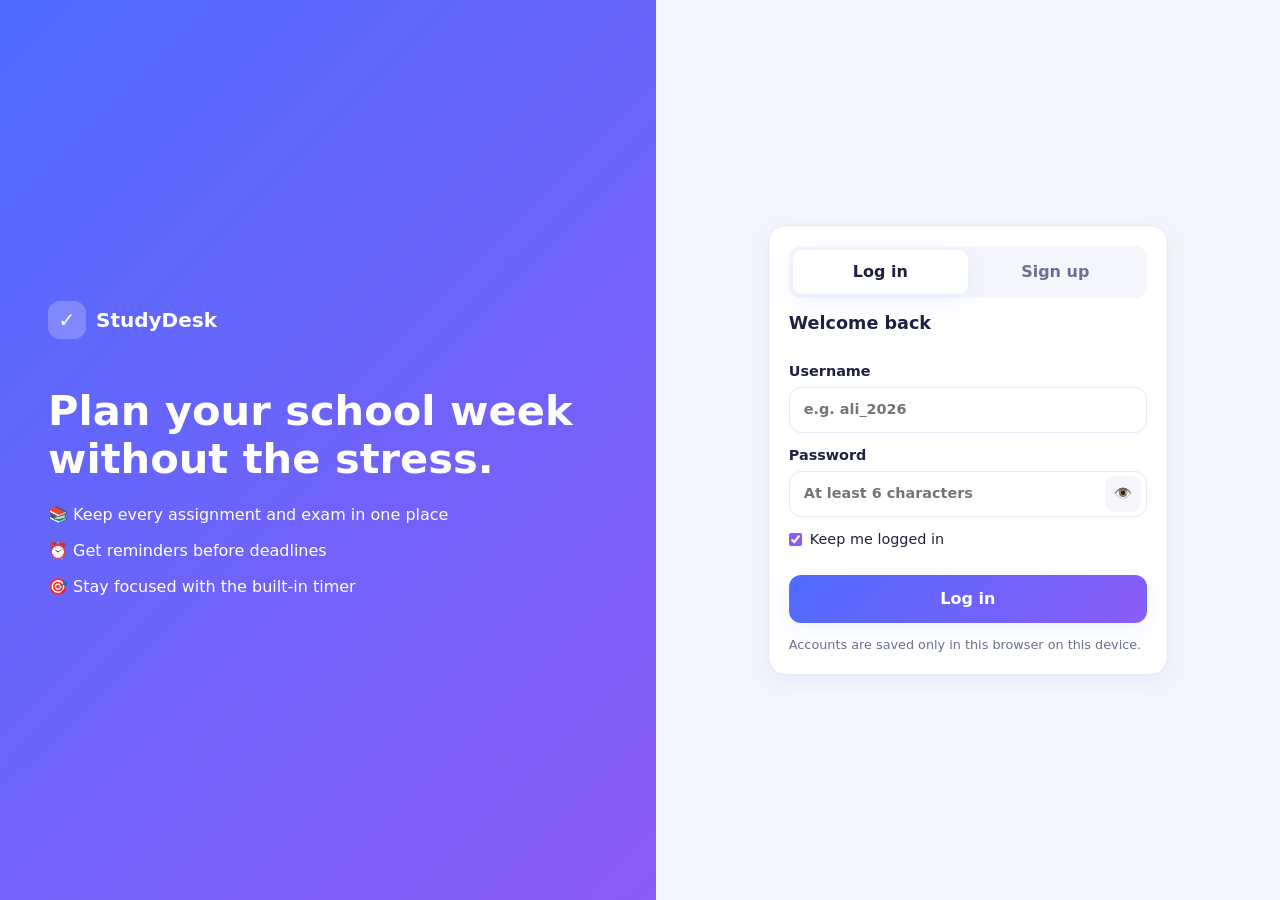
<file: index.html>
<!DOCTYPE html>
<html lang="en">
<head>
  <meta charset="UTF-8">
  <meta name="viewport" content="width=device-width, initial-scale=1">
  <title>StudyDesk – Student Task Manager</title>
  <link rel="stylesheet" href="style.css">
</head>
<body>
  <!-- Mobile top bar (hidden on desktop) -->
  <header class="topbar">
    <div class="brand"><span class="logo">✓</span><span>StudyDesk</span></div>
    <div class="top-actions">
      <button class="icon-btn theme-toggle" aria-label="Toggle dark mode">🌙</button>
      <button class="icon-btn logout-btn" aria-label="Log out">🚪</button>
    </div>
  </header>
  <div class="app">
    <!-- Sidebar navigation -->
    <aside class="sidebar">
      <div class="brand"><span class="logo">✓</span><span>StudyDesk</span></div>
      <nav class="nav">
        <button class="nav-btn active" data-view="dashboard">🏠 <span>Dashboard</span></button>
        <button class="nav-btn" data-view="tasks">📋 <span>My Tasks</span></button>
        <button class="nav-btn" id="navAdd">＋ <span>New Task</span></button>
      </nav>
      <div class="side-foot">
        <p class="quote" id="quote"></p>
        <button class="theme-btn theme-toggle">🌙 Dark mode</button>
        <button class="theme-btn logout-btn">🚪 Log out</button>
      </div>
    </aside>

    <main class="main">
      <!-- Dashboard view -->
      <section id="view-dashboard" class="view">
        <header class="page-head">
          <div>
            <h1 id="welcome">Welcome back!</h1>
            <p class="sub" id="today"></p>
          </div>
          <button class="btn primary" data-open-add>＋ Add task</button>
        </header>

        <div class="stats">
          <div class="card stat"><span class="stat-ico blue">📚</span><div><b id="sTotal">0</b><small>Total tasks</small></div></div>
          <div class="card stat"><span class="stat-ico green">✅</span><div><b id="sDone">0</b><small>Completed</small></div></div>
          <div class="card stat"><span class="stat-ico purple">⏳</span><div><b id="sPending">0</b><small>Pending</small></div></div>
          <div class="card stat"><span class="stat-ico red">⚠️</span><div><b id="sOverdue">0</b><small>Overdue</small></div></div>
        </div>

        <div class="card progress-card">
          <div class="row"><h2>Your progress</h2><b id="pct">0%</b></div>
          <div class="bar"><div class="bar-fill" id="barFill"></div></div>
          <p class="sub" id="progressMsg"></p>
        </div>

        <div class="card pomo">
          <div class="row"><h2>Focus timer</h2>
            <div class="modes"><button class="mode-btn active" data-mins="25">Focus 25</button><button class="mode-btn" data-mins="5">Break 5</button></div>
          </div>
          <div class="pomo-time" id="pomoTime">25:00</div>
          <div class="actions center"><button class="btn primary" id="pomoStart">Start</button><button class="btn ghost" id="pomoReset">Reset</button></div>
        </div>

        <div class="card">
          <h2>Coming up</h2>
          <ul class="mini-list" id="upcoming"></ul>
        </div>
      </section>

      <!-- Tasks view -->
      <section id="view-tasks" class="view hidden">
        <header class="page-head">
          <div><h1>My Tasks</h1><p class="sub">Search, filter and sort your work.</p></div>
          <button class="btn primary" data-open-add>＋ Add task</button>
        </header>

        <div class="toolbar">
          <input type="search" id="search" placeholder="Search by title…" aria-label="Search tasks">
          <select id="subjectFilter" aria-label="Filter by subject"><option value="all">All subjects</option></select>
          <select id="sort" aria-label="Sort tasks">
            <option value="date">Sort: Due date</option>
            <option value="priority">Sort: Priority</option>
            <option value="created">Sort: Newest</option>
          </select>
        </div>

        <div class="chips" id="chips">
          <button class="chip active" data-filter="all">All</button>
          <button class="chip" data-filter="pending">Pending</button>
          <button class="chip" data-filter="completed">Completed</button>
          <button class="chip" data-filter="overdue">Overdue</button>
        </div>

        <div class="tools">
          <button class="btn ghost" id="exportBtn">⬇️ Export backup</button>
          <button class="btn ghost" id="importBtn">⬆️ Import backup</button>
          <button class="btn ghost" id="clearDone">🧹 Clear completed</button>
          <input type="file" id="importFile" accept="application/json" hidden>
        </div>

        <div id="taskList" class="task-list"></div>
      </section>
    </main>
  </div>

  <!-- Add / edit modal -->
  <div class="overlay hidden" id="modal">
    <form class="modal card" id="taskForm" novalidate>
      <h2 id="modalTitle">Add task</h2>
      <label>Title *<input id="fTitle" maxlength="80" placeholder="e.g. Algebra worksheet"></label>
      <p class="error" id="titleErr"></p>
      <label>Description<textarea id="fDesc" rows="3" placeholder="Details, pages, notes…"></textarea></label>
      <div class="grid2">
        <label>Subject
          <select id="fSubject">
            <option>Math</option><option>Science</option><option>English</option><option>Arabic</option>
            <option>History</option><option>Computer</option><option>Other</option>
          </select>
        </label>
        <label>Priority
          <select id="fPriority"><option value="low">Low</option><option value="medium" selected>Medium</option><option value="high">High</option></select>
        </label>
      </div>
      <label>Due date<input type="date" id="fDue"></label>
      <div class="actions">
        <button type="button" class="btn ghost" id="cancelBtn">Cancel</button>
        <button type="submit" class="btn primary" id="saveBtn">Save task</button>
      </div>
    </form>
  </div>

  <!-- Delete confirmation -->
  <div class="overlay hidden" id="confirm">
    <div class="modal card small">
      <h2>Delete this task?</h2>
      <p class="sub" id="confirmText"></p>
      <div class="actions">
        <button class="btn ghost" id="noDel">Keep it</button>
        <button class="btn danger" id="yesDel">Delete</button>
      </div>
    </div>
  </div>

  <div class="toasts" id="toasts" aria-live="polite"></div>
  <script src="auth.js"></script>
  <script src="script.js"></script>
</body>
</html>
</file>
<file: style.css>
/* ---------- Design tokens ---------- */
:root{
  --bg:#f5f6fc; --surface:#fff; --text:#1e2140; --muted:#6b7094; --line:#e6e8f5;
  --blue:#4f6bff; --purple:#8b5cf6; --green:#16a870; --red:#e5484d; --amber:#f59e0b;
  --grad:linear-gradient(135deg,var(--blue),var(--purple));
  --shadow:0 6px 24px rgba(79,107,255,.09); --radius:18px;
  color-scheme:light;
}
[data-theme="dark"]{
  --bg:#12142a; --surface:#1b1e3a; --text:#eceefd; --muted:#9a9fc7; --line:#2c3058;
  --shadow:0 6px 24px rgba(0,0,0,.35); color-scheme:dark;
}
*{box-sizing:border-box;margin:0}
body{font-family:"Segoe UI",system-ui,-apple-system,Roboto,Helvetica,Arial,sans-serif;background:var(--bg);color:var(--text);line-height:1.5;transition:background .25s,color .25s}
button,input,select,textarea{font:inherit;color:inherit}
:focus-visible{outline:3px solid var(--purple);outline-offset:2px}
.hidden{display:none!important}

/* ---------- Layout ---------- */
.app{display:flex;min-height:100vh}
.sidebar{width:250px;background:var(--surface);border-right:1px solid var(--line);padding:24px 18px;display:flex;flex-direction:column;position:sticky;top:0;height:100vh}
.brand{display:flex;align-items:center;gap:10px;font-weight:800;font-size:1.25rem;margin-bottom:28px}
.logo{width:38px;height:38px;border-radius:12px;background:var(--grad);color:#fff;display:grid;place-items:center}
.nav{display:flex;flex-direction:column;gap:6px}
.nav-btn{display:flex;gap:10px;align-items:center;padding:12px 14px;border:0;background:none;border-radius:12px;cursor:pointer;font-weight:600;color:var(--muted);text-align:left;transition:.2s}
.nav-btn:hover{background:var(--bg);color:var(--text);transform:translateX(3px)}
.nav-btn.active{background:var(--grad);color:#fff;box-shadow:var(--shadow)}
.side-foot{margin-top:auto;display:grid;gap:14px}
.quote{font-size:.85rem;color:var(--muted);background:var(--bg);padding:14px;border-radius:14px;border-left:4px solid var(--purple)}
.theme-btn{padding:10px;border-radius:12px;border:1px solid var(--line);background:var(--surface);cursor:pointer;transition:.2s}
.theme-btn:hover{border-color:var(--purple)}
.main{flex:1;padding:32px clamp(16px,4vw,48px);max-width:1100px;margin:0 auto;width:100%}
.page-head{display:flex;justify-content:space-between;align-items:center;gap:16px;margin-bottom:24px;flex-wrap:wrap}
h1{font-size:clamp(1.5rem,3vw,2rem)} h2{font-size:1.1rem;margin-bottom:12px}
.sub{color:var(--muted);font-size:.92rem}

/* ---------- Cards & stats ---------- */
.card{background:var(--surface);border-radius:var(--radius);box-shadow:var(--shadow);padding:20px;border:1px solid var(--line);margin-bottom:20px}
.stats{display:grid;grid-template-columns:repeat(4,1fr);gap:16px;margin-bottom:20px}
.stat{display:flex;align-items:center;gap:14px;margin:0;transition:.2s}
.stat:hover{transform:translateY(-4px)}
.stat b{font-size:1.8rem;display:block;line-height:1.1}
.stat small{color:var(--muted)}
.stat-ico{width:46px;height:46px;border-radius:14px;display:grid;place-items:center;font-size:1.3rem}
.blue{background:rgba(79,107,255,.15)}.green{background:rgba(22,168,112,.15)}.purple{background:rgba(139,92,246,.15)}.red{background:rgba(229,72,77,.15)}
.row{display:flex;justify-content:space-between;align-items:center}
.row b{font-size:1.4rem;color:var(--purple)}
.bar{height:14px;background:var(--bg);border-radius:99px;overflow:hidden;margin:6px 0 10px}
.bar-fill{height:100%;width:0;background:var(--grad);border-radius:99px;transition:width .6s ease}
.mini-list{list-style:none;display:grid;gap:10px;padding:0}
.mini-list li{display:flex;justify-content:space-between;gap:10px;padding:12px 14px;background:var(--bg);border-radius:12px}

/* ---------- Buttons & form ---------- */
.btn{padding:11px 20px;border-radius:12px;border:1px solid transparent;cursor:pointer;font-weight:600;transition:.2s}
.btn:hover{transform:translateY(-2px)}
.btn.primary{background:var(--grad);color:#fff;box-shadow:var(--shadow)}
.btn.ghost{background:var(--bg);border-color:var(--line)}
.btn.danger{background:var(--red);color:#fff}
input,select,textarea{width:100%;padding:11px 14px;border:1px solid var(--line);border-radius:12px;background:var(--surface)}
input:focus,select:focus,textarea:focus{border-color:var(--purple)}
.toolbar{display:grid;grid-template-columns:2fr 1fr 1fr;gap:12px;margin-bottom:14px}
.chips{display:flex;gap:8px;flex-wrap:wrap;margin-bottom:20px}
.chip{padding:8px 18px;border-radius:99px;border:1px solid var(--line);background:var(--surface);cursor:pointer;font-weight:600;color:var(--muted);transition:.2s}
.chip:hover{border-color:var(--purple)}
.chip.active{background:var(--grad);color:#fff;border-color:transparent}

/* ---------- Tasks ---------- */
.task-list{display:grid;gap:14px}
.task{display:flex;gap:14px;align-items:flex-start;background:var(--surface);border:1px solid var(--line);border-left:6px solid var(--blue);border-radius:var(--radius);padding:16px 18px;box-shadow:var(--shadow);transition:.2s}
.task:hover{transform:translateY(-3px)}
.task.p-high{border-left-color:var(--red)}.task.p-medium{border-left-color:var(--amber)}.task.p-low{border-left-color:var(--green)}
.task.done{opacity:.65}
.task.done h3{text-decoration:line-through}
.task.overdue{background:rgba(229,72,77,.07);border-color:rgba(229,72,77,.4)}
.check{width:24px;height:24px;margin-top:3px;accent-color:var(--purple);cursor:pointer;flex:none}
.t-body{flex:1;min-width:0}
.t-body h3{font-size:1.05rem;overflow-wrap:anywhere}
.t-body p{color:var(--muted);font-size:.9rem;margin:2px 0 8px;overflow-wrap:anywhere}
.tags{display:flex;gap:8px;flex-wrap:wrap;font-size:.78rem;font-weight:700}
.tag{padding:3px 10px;border-radius:99px;background:var(--bg);color:var(--muted)}
.tag.high{background:rgba(229,72,77,.15);color:var(--red)}
.tag.medium{background:rgba(245,158,11,.18);color:#b9770a}
.tag.low{background:rgba(22,168,112,.15);color:var(--green)}
.tag.subject{background:rgba(79,107,255,.14);color:var(--blue)}
.tag.late{background:var(--red);color:#fff}
.tag.ok{background:var(--green);color:#fff}
.t-actions{display:flex;gap:6px}
.icon-btn{border:0;background:var(--bg);width:36px;height:36px;border-radius:10px;cursor:pointer;transition:.2s}
.icon-btn:hover{background:var(--purple);transform:scale(1.08)}
.empty{text-align:center;padding:48px 20px;color:var(--muted);background:var(--surface);border:2px dashed var(--line);border-radius:var(--radius)}
.empty .big{font-size:2.6rem}

/* ---------- Modal, toasts ---------- */
.overlay{position:fixed;inset:0;background:rgba(18,20,42,.55);display:grid;place-items:center;padding:16px;z-index:50}
.modal{width:100%;max-width:480px;max-height:92vh;overflow:auto;display:grid;gap:12px;margin:0;animation:pop .2s ease}
.modal.small{max-width:380px}
.modal label{display:grid;gap:5px;font-weight:600;font-size:.9rem}
.grid2{display:grid;grid-template-columns:1fr 1fr;gap:12px}
.actions{display:flex;justify-content:flex-end;gap:10px;margin-top:6px}
.error{color:var(--red);font-size:.85rem;min-height:0}
@keyframes pop{from{transform:scale(.95);opacity:0}}
.toasts{position:fixed;right:18px;bottom:18px;display:grid;gap:10px;z-index:60}
.toast{background:var(--surface);border:1px solid var(--line);border-left:5px solid var(--purple);padding:12px 16px;border-radius:12px;box-shadow:var(--shadow);max-width:320px;animation:pop .25s}

/* ---------- Auth page ---------- */
.auth{min-height:100vh;display:grid;grid-template-columns:1.05fr 1fr}
.auth-hero{background:var(--grad);color:#fff;padding:48px;display:flex;flex-direction:column;justify-content:center;gap:20px}
.auth-hero h1{font-size:clamp(1.8rem,3.5vw,2.6rem);line-height:1.15}
.auth-hero ul{list-style:none;padding:0;display:grid;gap:12px}
.auth-hero .logo{background:rgba(255,255,255,.22)}
.auth-panel{display:grid;place-items:center;padding:24px}
.auth-card{width:100%;max-width:400px;display:grid;gap:12px;margin:0}
.auth-card label{display:grid;gap:5px;font-weight:600;font-size:.9rem}
.tabs{display:grid;grid-template-columns:1fr 1fr;background:var(--bg);border-radius:12px;padding:4px}
.tab{padding:10px;border:0;background:none;border-radius:9px;font-weight:700;cursor:pointer;color:var(--muted)}
.tab.active{background:var(--surface);color:var(--text);box-shadow:var(--shadow)}
.pw{position:relative}.pw input{padding-right:52px}
.pw button{position:absolute;right:6px;top:50%;transform:translateY(-50%)}
.auth-card .remember{display:flex;align-items:center;gap:8px;font-weight:500}
.remember input{width:auto;accent-color:var(--purple)}
.auth-note{font-size:.8rem;color:var(--muted)}

/* ---------- Extras: focus timer, tools, mobile top bar ---------- */
.topbar{display:none}
.top-actions{display:flex;gap:8px}
.modes{display:flex;gap:6px}
.mode-btn{padding:6px 14px;border-radius:99px;border:1px solid var(--line);background:var(--surface);cursor:pointer;font-weight:600;color:var(--muted)}
.mode-btn.active{background:var(--grad);color:#fff;border-color:transparent}
.pomo-time{font-size:3.4rem;font-weight:800;text-align:center;font-variant-numeric:tabular-nums;background:var(--grad);-webkit-background-clip:text;background-clip:text;color:transparent;margin:6px 0}
.actions.center{justify-content:center}
.tools{display:flex;gap:10px;flex-wrap:wrap;margin-bottom:20px}
@media(max-width:820px){.auth{grid-template-columns:1fr}.auth-hero{padding:24px 20px;gap:10px}.auth-hero ul{display:none}}

/* ---------- Responsive ---------- */
@media(max-width:900px){.stats{grid-template-columns:repeat(2,1fr)}}
@media(max-width:720px){
  body{padding-bottom:78px}
  .topbar{display:flex;position:sticky;top:0;z-index:30;justify-content:space-between;align-items:center;padding:10px 16px;background:var(--surface);border-bottom:1px solid var(--line)}
  .topbar .brand{margin:0;font-size:1.1rem}
  .app{flex-direction:column}
  /* sidebar becomes a bottom navigation bar */
  .sidebar{position:fixed;top:auto;bottom:0;left:0;right:0;width:100%;height:auto;flex-direction:row;padding:8px 10px calc(8px + env(safe-area-inset-bottom));border:0;border-top:1px solid var(--line);z-index:40}
  .sidebar .brand,.side-foot{display:none}
  .nav{flex-direction:row;width:100%;gap:4px}
  .nav-btn{flex:1;flex-direction:column;align-items:center;gap:2px;font-size:.72rem;padding:7px 4px;text-align:center}
  .nav-btn:hover{transform:none}
  .main{padding:18px 14px}
  .page-head .btn{width:100%}
  .toolbar{grid-template-columns:1fr}
  .stats{gap:10px}.stat{padding:14px;gap:10px}.stat b{font-size:1.4rem}.stat-ico{width:38px;height:38px}
  .pomo-time{font-size:2.8rem}
  .chips{flex-wrap:nowrap;overflow-x:auto;padding-bottom:4px}.chip{white-space:nowrap}
  .task{flex-wrap:wrap;padding:14px}.t-actions{margin-left:38px}
  .tools .btn{flex:1 1 45%}
  input,select,textarea{font-size:16px} /* stops iOS zoom on focus */
  .overlay{align-items:end;padding:0}
  .modal,.modal.small{max-width:none;border-radius:20px 20px 0 0;max-height:90vh}
  .toasts{left:14px;right:14px;bottom:88px}.toast{max-width:none}
}
@media(max-width:380px){.stats{grid-template-columns:1fr}}
@media(prefers-reduced-motion:reduce){*{transition:none!important;animation:none!important}}
</file>
